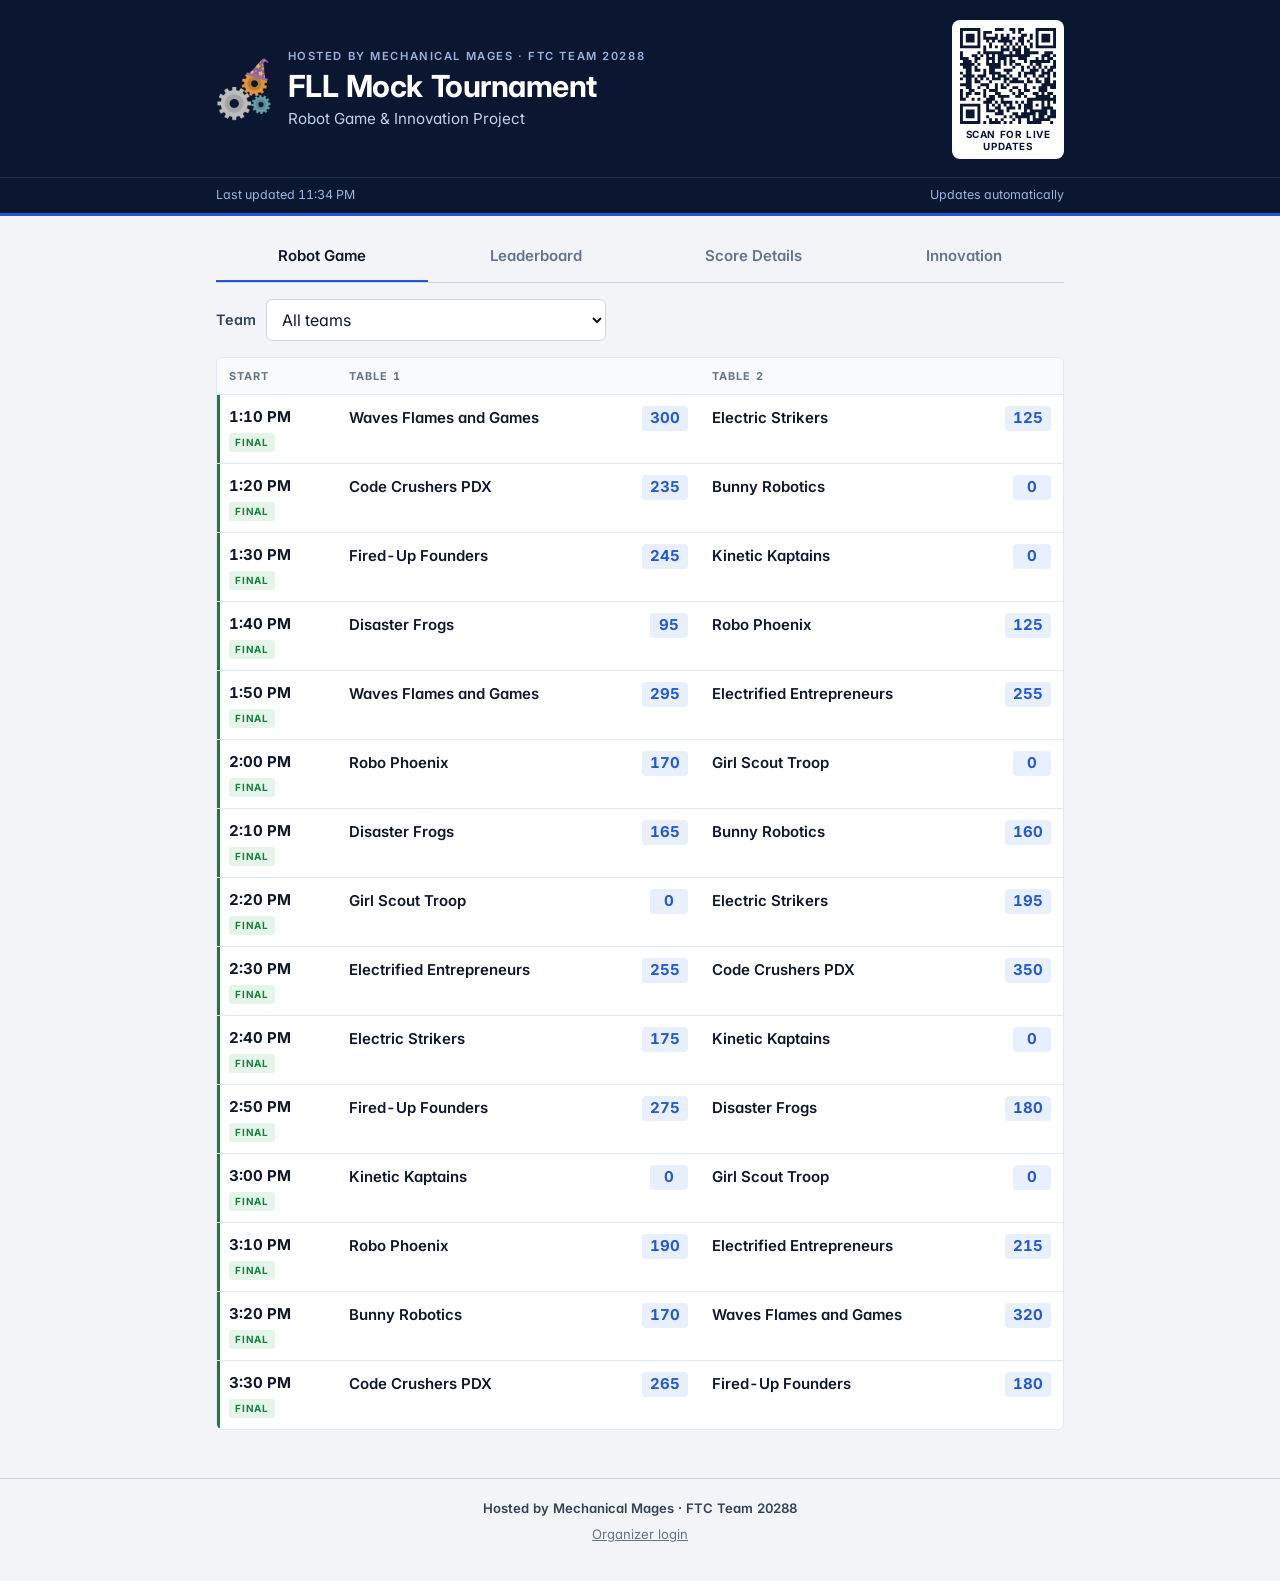
<file: index.html>
<!doctype html>
<html lang="en">
<head>
  <meta charset="utf-8">
  <meta name="viewport" content="width=device-width, initial-scale=1">
  <meta name="theme-color" content="#0b1730">
  <meta name="description" content="Live schedule, scores and leaderboard for the FLL Mock Tournament hosted by Mechanical Mages, FTC Team 20288.">
  <title>FLL Mock Tournament</title>
  <link rel="preconnect" href="https://fonts.googleapis.com">
  <link rel="preconnect" href="https://fonts.gstatic.com" crossorigin>
  <link rel="stylesheet" href="https://fonts.googleapis.com/css2?family=Inter:wght@400;500;600;700;800&display=swap">
  <link rel="stylesheet" href="css/style.css?v=202611221000">
</head>
<body>
  <header class="site-header">
    <div class="wrap brand">
      <img id="logo" src="img/logo.png" alt="Mechanical Mages logo" hidden onload="this.hidden=false" onerror="this.remove()">
      <div>
        <p class="eyebrow"><span>Hosted by Mechanical Mages</span><span class="dot"> &middot; </span><span>FTC Team 20288</span></p>
        <h1 id="title">FLL Mock Tournament</h1>
        <p class="sub" id="subtitle"></p>
      </div>
      <a class="qr" href="./" aria-label="Scan to open this page on your phone">
        <img src="img/qr.svg" alt="QR code linking to this page" width="96" height="96">
        <span>Scan for live updates</span>
      </a>
    </div>
    <div class="header-bar"><div class="wrap"><span id="updated">Loading&hellip;</span><span>Updates automatically</span></div></div>
  </header>

  <main class="wrap">
    <div id="banner"></div>

    <nav class="tabs" role="tablist" aria-label="Sections">
      <button class="tab" role="tab" data-tab="schedule">Robot Game</button>
      <button class="tab" role="tab" data-tab="leaderboard">Leaderboard</button>
      <button class="tab" role="tab" data-tab="scores">Score Details</button>
      <button class="tab" role="tab" data-tab="innovation">Innovation</button>
    </nav>

    <div class="picker">
      <label for="team-pick">Team</label>
      <select id="team-pick" aria-label="Choose your team"></select>
    </div>
    <div id="myteam"></div>

    <section id="view" aria-live="polite"></section>
  </main>

  <footer class="site-footer">
    <div class="host">Hosted by Mechanical Mages &middot; FTC Team 20288</div>
    <div style="margin-top:6px"><span class="counter" id="views">&ndash;</span> views &middot; <span class="counter" id="visitors">&ndash;</span> visitors</div>
    <div style="margin-top:6px"><a href="admin/">Organizer login</a></div>
  </footer>

  <script src="config.js?v=202611221000"></script>
  <script src="js/common.js?v=202611221000"></script>
  <script src="js/missions.js?v=202611221000"></script>
  <script src="js/viewer.js?v=202611221000"></script>
</body>
</html>
</file>
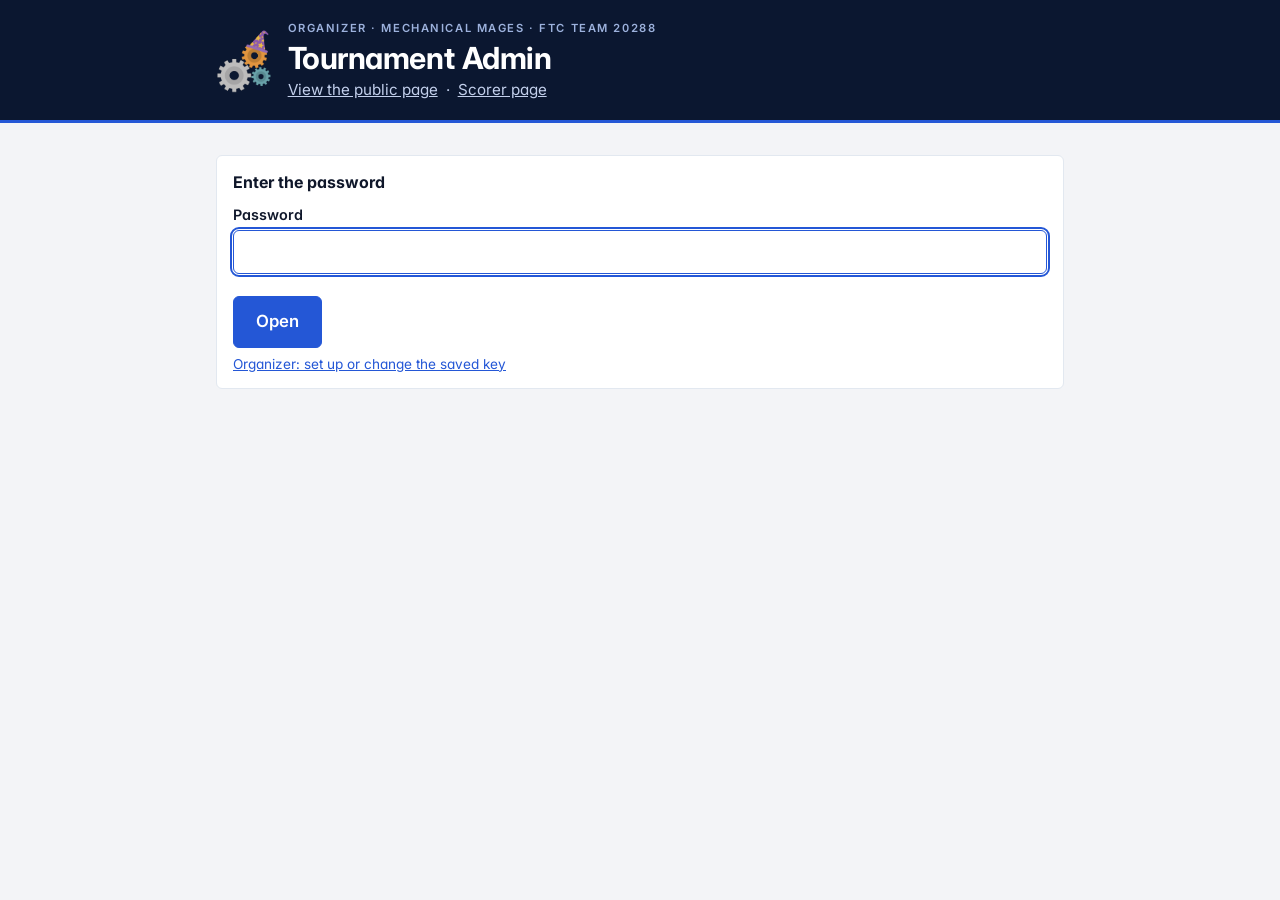
<file: admin/index.html>
<!doctype html>
<html lang="en">
<head>
  <meta charset="utf-8">
  <meta name="viewport" content="width=device-width, initial-scale=1">
  <meta name="robots" content="noindex">
  <meta name="theme-color" content="#14213d">
  <title>FLL Organizer</title>
  <link rel="preconnect" href="https://fonts.googleapis.com">
  <link rel="preconnect" href="https://fonts.gstatic.com" crossorigin>
  <link rel="stylesheet" href="https://fonts.googleapis.com/css2?family=Inter:wght@400;500;600;700;800&display=swap">
  <link rel="stylesheet" href="../css/style.css?v=202611220829">
</head>
<body>
  <header class="site-header">
    <div class="wrap brand">
      <img id="logo" src="../img/logo.png" alt="Mechanical Mages logo" hidden onload="this.hidden=false" onerror="this.remove()">
      <div>
        <p class="eyebrow"><span>Organizer &middot; Mechanical Mages</span><span class="dot"> &middot; </span><span>FTC Team 20288</span></p>
        <h1>Tournament Admin</h1>
        <p class="sub"><a href="../" style="color:#c3d0ec">View the public page</a> &nbsp;&middot;&nbsp; <a href="../score/" style="color:#c3d0ec">Scorer page</a></p>
      </div>
    </div>
  </header>

  <main class="wrap" id="app"><p class="empty">Loading…</p></main>

  <div id="bar" class="publish-bar" hidden>
    <div class="wrap">
      <div class="msg" id="bar-msg"></div>
      <button class="btn orange" id="publish">Publish changes</button>
    </div>
  </div>

  <script src="../config.js?v=202611220829"></script>
  <script src="../js/common.js?v=202611220829"></script>
  <script src="../js/github.js?v=202611220829"></script>
  <script src="../js/auth.js?v=202611220829"></script>
  <script src="../js/missions.js?v=202611220829"></script>
  <script src="../js/analysis.js?v=202611220829"></script>
  <script src="../js/ai.js?v=202611220829"></script>
  <script src="../js/reports.js?v=202611220829"></script>
  <script src="../js/admin.js?v=202611220829"></script>
</body>
</html>
</file>
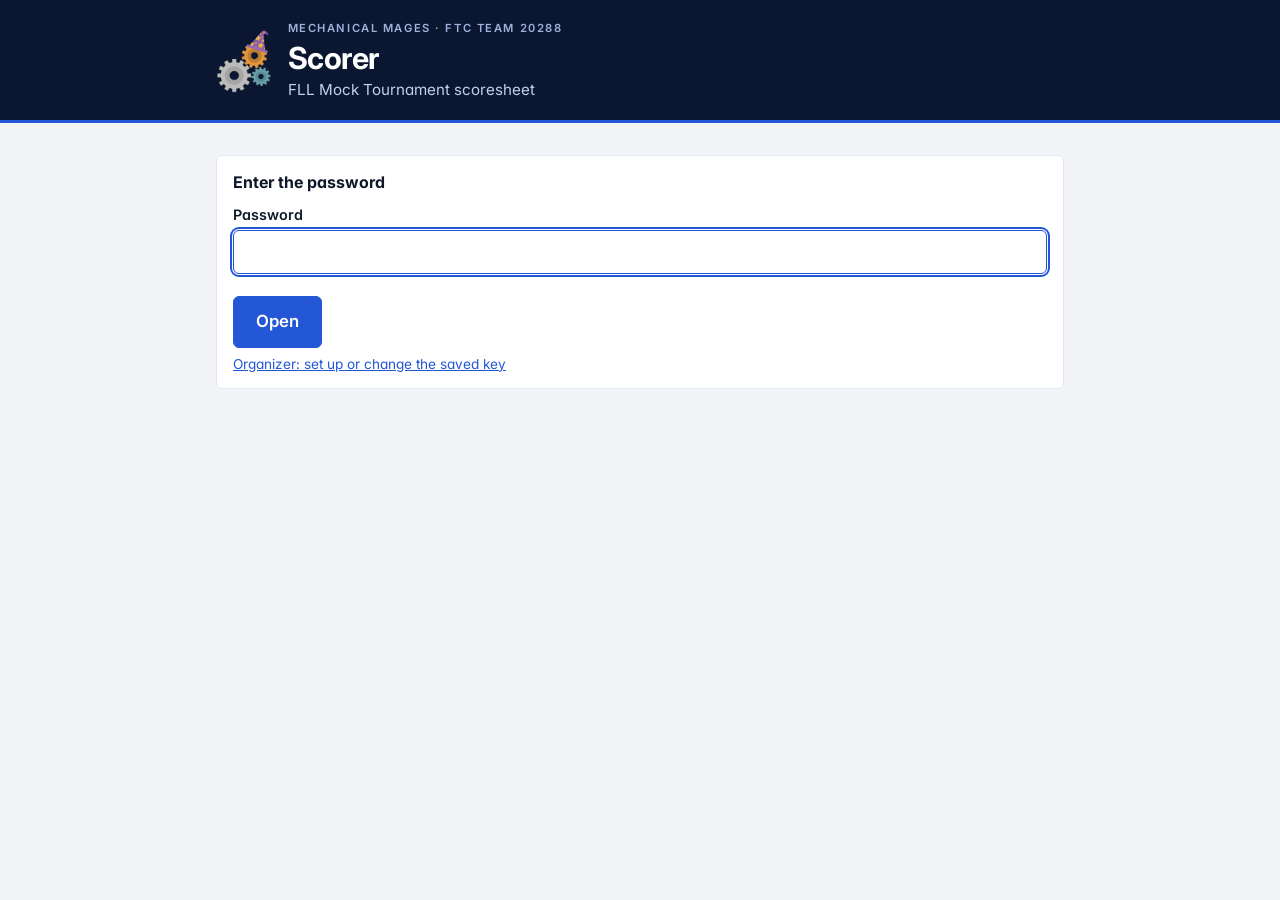
<file: score/index.html>
<!doctype html>
<html lang="en">
<head>
  <meta charset="utf-8">
  <meta name="viewport" content="width=device-width, initial-scale=1">
  <meta name="robots" content="noindex">
  <meta name="theme-color" content="#0b1730">
  <title>Scorer | FLL Mock Tournament</title>
  <link rel="preconnect" href="https://fonts.googleapis.com">
  <link rel="preconnect" href="https://fonts.gstatic.com" crossorigin>
  <link rel="stylesheet" href="https://fonts.googleapis.com/css2?family=Inter:wght@400;500;600;700;800&display=swap">
  <link rel="stylesheet" href="../css/style.css?v=202611220829">
</head>
<body>
  <header class="site-header">
    <div class="wrap brand">
      <img id="logo" src="../img/logo.png" alt="" hidden onload="this.hidden=false" onerror="this.remove()">
      <div>
        <p class="eyebrow"><span>Mechanical Mages</span><span class="dot"> &middot; </span><span>FTC Team 20288</span></p>
        <h1>Scorer</h1>
        <p class="sub" id="sub">FLL Mock Tournament scoresheet</p>
      </div>
    </div>
  </header>

  <main class="wrap" id="app"><p class="empty">Loading&hellip;</p></main>

  <div id="bar" class="sc-bar" hidden>
    <div class="wrap">
      <div class="sc-bar-total"><small id="bar-label">Score</small><b id="bar-total">0</b></div>
      <button class="btn big" id="bar-save">Save score</button>
    </div>
  </div>

  <script src="../config.js?v=202611220829"></script>
  <script src="../js/common.js?v=202611220829"></script>
  <script src="../js/github.js?v=202611220829"></script>
  <script src="../js/auth.js?v=202611220829"></script>
  <script src="../js/missions.js?v=202611220829"></script>
  <script src="../js/scorer.js?v=202611220829"></script>
</body>
</html>
</file>
<file: css/style.css>
/* Mechanical Mages – FLL Mock Tournament */
:root {
  --ink: #0f172a;
  --ink-2: #334155;
  --muted: #64748b;
  --line: #e2e8f0;
  --line-2: #cbd5e1;
  --bg: #f3f4f7;
  --surface: #ffffff;
  --navy: #0b1730;
  --accent: #2457d6;
  --accent-soft: #e8effd;
  --live: #b45309;
  --live-soft: #fff6df;
  --ok: #15803d;
  --ok-soft: #e6f5ea;
  --bad: #b91c1c;
  --bad-soft: #fdecec;
  --radius: 6px;
  --font: "Inter", system-ui, -apple-system, "Segoe UI", Roboto, Helvetica, Arial, sans-serif;
}

* { box-sizing: border-box; }
html { -webkit-text-size-adjust: 100%; }
body {
  margin: 0; background: var(--bg); color: var(--ink);
  font: 15px/1.5 var(--font); font-feature-settings: "tnum" 1, "cv11" 1;
  -webkit-font-smoothing: antialiased;
}
a { color: var(--accent); }
.wrap { max-width: 880px; margin: 0 auto; padding: 0 16px; }

/* ---------- Header ---------- */
.site-header { background: var(--navy); color: #fff; border-bottom: 3px solid var(--accent); }
.brand { display: flex; align-items: center; gap: 16px; padding: 20px 16px 18px; }
.brand img { height: 56px; width: auto; flex: 0 0 auto; display: block; }
.eyebrow { font-size: .7rem; letter-spacing: .14em; text-transform: uppercase; color: #9db2dd; font-weight: 600; margin: 0; }
.site-header h1 { margin: 3px 0 0; font-size: 1.55rem; line-height: 1.2; font-weight: 700; letter-spacing: -.015em; }
.site-header .sub { margin: 3px 0 0; color: #c3d0ec; font-size: .95rem; }
.header-bar { border-top: 1px solid rgba(255,255,255,.1); }
.header-bar .wrap { display: flex; justify-content: space-between; gap: 12px; padding-top: 8px; padding-bottom: 8px; font-size: .78rem; color: #9db2dd; }
.header-bar a { color: #c3d0ec; }

/* ---------- Layout ---------- */
main.wrap { padding-top: 16px; padding-bottom: 8px; }
.section-title { font-size: .72rem; letter-spacing: .12em; text-transform: uppercase; color: var(--muted); font-weight: 700; margin: 22px 0 8px; }
.muted { color: var(--muted); }
.small { font-size: .85rem; }
.empty { text-align: center; color: var(--muted); padding: 32px 8px; }

.banner {
  display: flex; gap: 12px; align-items: baseline;
  background: var(--live-soft); border: 1px solid #f1d9a0; border-left: 4px solid var(--live);
  border-radius: var(--radius); padding: 10px 14px; margin: 0 0 16px; white-space: pre-wrap;
}
.banner b { font-size: .7rem; letter-spacing: .12em; text-transform: uppercase; color: var(--live); flex: 0 0 auto; }

/* ---------- Tabs ---------- */
.tabs {
  display: flex; border-bottom: 1px solid var(--line-2); margin: 0 0 16px;
  position: sticky; top: 0; z-index: 5; background: var(--bg); overflow-x: auto; scrollbar-width: none;
}
.tabs::-webkit-scrollbar { display: none; }
.tab {
  flex: 1 1 auto; background: none; border: 0; border-bottom: 3px solid transparent; margin-bottom: -1px;
  padding: 13px 14px; font: inherit; font-weight: 600; color: var(--muted); cursor: pointer; white-space: nowrap; min-height: 46px;
}
.tab[aria-selected="true"] { color: var(--ink); border-bottom-color: var(--accent); }
.tab:hover { color: var(--ink); }

/* ---------- Surfaces ---------- */
.panel, .card {
  background: var(--surface); border: 1px solid var(--line); border-radius: var(--radius);
}
.panel { overflow: hidden; margin-bottom: 16px; }
.card { padding: 14px 16px; margin: 0 0 12px; }
.card h2, .card h3 { margin: 0 0 8px; font-size: 1rem; font-weight: 700; }

/* ---------- Team picker + summary ---------- */
.picker { display: flex; align-items: center; gap: 10px; margin: 0 0 16px; }
.picker label { font-weight: 600; color: var(--ink-2); flex: 0 0 auto; font-size: .9rem; }
.summary { border-left: 4px solid var(--accent); margin-bottom: 16px; }
.summary h3 { margin: 0 0 6px; font-size: 1.05rem; }
.summary dl { margin: 0; display: grid; grid-template-columns: auto 1fr; gap: 4px 16px; }
.summary dt { color: var(--muted); font-size: .85rem; }
.summary dd { margin: 0; font-weight: 600; }

/* ---------- Tables ---------- */
table { width: 100%; border-collapse: collapse; }
th {
  text-align: left; font-size: .68rem; letter-spacing: .1em; text-transform: uppercase; color: var(--muted);
  font-weight: 700; padding: 10px 12px; background: #f8fafc; border-bottom: 1px solid var(--line);
}
td { padding: 11px 12px; border-bottom: 1px solid var(--line); vertical-align: top; }
tbody tr:last-child td { border-bottom: 0; }

.sched { table-layout: fixed; }
.sched th:first-child, .sched td.c-time { width: 94px; }
.time { display: block; font-weight: 700; font-variant-numeric: tabular-nums; white-space: nowrap; }
.tag {
  display: inline-block; margin-top: 4px; font-size: .62rem; font-weight: 700; letter-spacing: .08em; text-transform: uppercase;
  padding: 2px 6px; border-radius: 3px; background: var(--line); color: var(--muted);
}
.tag.now { background: var(--live); color: #fff; }
.tag.next { background: var(--accent-soft); color: var(--accent); }
.tag.done { background: var(--ok-soft); color: var(--ok); }
.sched tr.status-now td { background: var(--live-soft); }
.sched tr.status-now td:first-child { box-shadow: inset 3px 0 0 var(--live); }
.sched tr.status-next td:first-child { box-shadow: inset 3px 0 0 var(--accent); }
.sched tr.status-done td:first-child { box-shadow: inset 3px 0 0 var(--ok); }
.sched td.mine { background: #fff9c9; }

.cell { display: flex; flex-direction: column; gap: 3px; align-items: flex-start; }
.cell .nm { font-weight: 600; overflow-wrap: break-word; line-height: 1.3; }
.cell .nm small { color: var(--muted); font-weight: 500; }
.cell.none .nm { color: var(--line-2); font-weight: 400; }
.sc {
  display: inline-block; min-width: 38px; text-align: center; font-weight: 700; font-variant-numeric: tabular-nums;
  background: var(--accent-soft); color: var(--accent); border-radius: 4px; padding: 1px 8px;
}
.sc.pend { background: none; color: var(--line-2); font-weight: 400; padding-left: 0; text-align: left; }

@media (min-width: 620px) {
  .cell { flex-direction: row; justify-content: space-between; align-items: baseline; gap: 12px; }
  .sched th:first-child, .sched td.c-time { width: 120px; }
}

/* Leaderboard */
.board th, .board td { text-align: center; }
.board th.team, .board td.team { text-align: left; }
.board td { vertical-align: middle; }
.board td.rank { width: 52px; font-weight: 700; font-size: 1rem; color: var(--ink-2); }
.board td.rank span { font-size: .72rem; color: var(--muted); font-weight: 600; margin-right: 1px; }
.board td.team { font-weight: 600; overflow-wrap: anywhere; }
.board td.team small { display: block; color: var(--muted); font-weight: 500; font-size: .78rem; }
.board td.best { font-weight: 800; font-size: 1.05rem; color: var(--accent); background: #f8faff; width: 70px; }
.board tr.r1 td.rank, .board tr.r2 td.rank, .board tr.r3 td.rank { box-shadow: inset 3px 0 0 var(--accent); color: var(--ink); }
.board tr.mine td { background: #fff9c9; }
.board .dash { color: var(--line-2); }
.board td.used { color: var(--ink); }
.board td.dropped { color: var(--muted); }
.rules { margin: 4px 2px 20px; color: var(--muted); font-size: .84rem; }
.rules b { color: var(--ink-2); }

/* Innovation table */
.simple td.t { width: 110px; font-weight: 700; white-space: nowrap; font-variant-numeric: tabular-nums; }
.simple tr.mine td { background: #fff9c9; }

/* ---------- Footer ---------- */
.site-footer { border-top: 1px solid var(--line-2); margin-top: 24px; padding: 20px 16px 36px; text-align: center; color: var(--muted); font-size: .82rem; }
.site-footer .host { color: var(--ink-2); font-weight: 600; }
.site-footer a { color: var(--muted); }
.counter { font-weight: 700; color: var(--ink-2); }

/* ---------- Forms & buttons (admin) ---------- */
button { font: inherit; }
select, input[type="text"], input[type="time"], input[type="number"], input[type="password"], textarea {
  font: inherit; font-size: 16px; color: var(--ink); background: #fff; border: 1px solid var(--line-2); border-radius: var(--radius);
  padding: 9px 11px; min-height: 42px; width: 100%; min-width: 0;
}
select:focus, input:focus, textarea:focus, button:focus-visible, .tab:focus-visible {
  outline: 2px solid var(--accent); outline-offset: 1px; border-color: var(--accent);
}
.picker select { max-width: 340px; }
.btn {
  border: 1px solid var(--accent); border-radius: var(--radius); padding: 9px 16px; min-height: 42px; font-weight: 600;
  cursor: pointer; background: var(--accent); color: #fff; white-space: nowrap;
}
.btn:hover { filter: brightness(1.06); }
.btn:disabled { opacity: .5; cursor: default; }
.btn.secondary { background: #fff; color: var(--accent); }
.btn.orange { background: #fff; color: var(--navy); border-color: #fff; }
.btn.danger { background: #fff; color: var(--bad); border-color: #e5b4b4; }
.btn.small { min-height: 34px; padding: 5px 12px; font-size: .84rem; }
.field { display: block; margin: 0 0 12px; }
.field > span { display: block; font-weight: 600; margin-bottom: 4px; font-size: .9rem; }
.row { display: flex; gap: 8px; align-items: center; }
.row > * { flex: 1 1 0; }
.row > .fixed { flex: 0 0 auto; }
.stack > * + * { margin-top: 10px; }
.check { display: flex; align-items: center; gap: 8px; font-weight: 500; min-height: 42px; }
.check input { width: 20px; height: 20px; }

.match { border-left: 4px solid var(--line-2); }
.match.status-done { border-left-color: var(--ok); }
.match.status-now { border-left-color: var(--live); background: var(--live-soft); }
.match.status-next { border-left-color: var(--accent); }
.match-head { display: flex; align-items: center; justify-content: space-between; gap: 8px; margin-bottom: 6px; }
.match-time { font-weight: 700; font-size: 1.05rem; }
.table-tag {
  flex: 0 0 auto; background: #eef1f6; color: var(--ink-2); font-weight: 600; font-size: .72rem; letter-spacing: .03em;
  border-radius: 3px; padding: 3px 8px; min-width: 64px; text-align: center;
}
.pill {
  display: inline-block; font-size: .64rem; font-weight: 700; padding: 2px 7px; border-radius: 3px; letter-spacing: .08em;
  text-transform: uppercase; background: var(--line); color: var(--muted);
}
.pill:empty { display: none; }
.pill.done { background: var(--ok-soft); color: var(--ok); }
.pill.now { background: var(--live); color: #fff; }
.pill.next { background: var(--accent-soft); color: var(--accent); }

.slot-edit { display: flex; align-items: center; gap: 10px; padding: 6px 0; }
.slot-edit .team { flex: 1 1 auto; min-width: 0; font-weight: 600; overflow-wrap: anywhere; }
.score-input { width: 96px; flex: 0 0 96px !important; text-align: center; font-size: 1.25rem !important; font-weight: 700; }

.notice { border-radius: var(--radius); padding: 10px 14px; margin: 0 0 12px; background: var(--accent-soft); border: 1px solid #c7d7f7; }
.notice.warn { background: var(--live-soft); border-color: #f1d9a0; }
.notice.error { background: var(--bad-soft); border-color: #efb9b9; color: #7f1d1d; }
.notice.ok { background: var(--ok-soft); border-color: #b5deb8; }
.notice ul { margin: 6px 0 0; padding-left: 20px; }

ol.steps { padding-left: 22px; }
ol.steps li { margin-bottom: 8px; }
code { background: #eef1f6; padding: 1px 6px; border-radius: 4px; font-size: .9em; }
details summary { cursor: pointer; }

.stats { display: flex; gap: 10px; }
.stat { flex: 1; background: #f8fafc; border: 1px solid var(--line); border-radius: var(--radius); padding: 12px; text-align: center; color: var(--muted); font-size: .8rem; }
.stat b { display: block; font-size: 1.8rem; line-height: 1.15; color: var(--ink); }

.publish-bar {
  position: fixed; left: 0; right: 0; bottom: 0; z-index: 20; background: var(--navy); color: #fff;
  padding: 10px 16px calc(10px + env(safe-area-inset-bottom)); box-shadow: 0 -4px 16px rgba(0,0,0,.2);
}
.publish-bar .wrap { display: flex; align-items: center; gap: 12px; padding: 0; }
.publish-bar .msg { flex: 1; font-weight: 600; }
.has-bar { padding-bottom: 90px; }

@media (min-width: 620px) {
  .site-header h1 { font-size: 1.9rem; }
  .brand img { height: 64px; }
}

/* ---------- Phones ---------- */
.board .short { display: none; }
@media (max-width: 619px) {
  .brand { gap: 12px; }
  .brand img { height: 48px; }
  .eyebrow span { display: block; }
  .eyebrow .dot { display: none; }
  .site-header h1 { font-size: 1.4rem; }
  .tab { padding: 13px 8px; font-size: .92rem; }
  .sched th:first-child, .sched td.c-time { width: 104px; }
  .tag { white-space: nowrap; }
  .board th, .board td { padding: 10px 5px; }
  .board th:first-child, .board td:first-child { padding-left: 10px; }
  .board .long { display: none; }
  .board .short { display: inline; }
  .board td.rank { width: 42px; }
  .board td.best { width: 56px; }
  .board td.team { min-width: 120px; }
  .board td.team small { display: none; }
}
@media (max-width: 360px) {
  .tab { padding: 13px 5px; font-size: .86rem; }
  .board td.team { min-width: 84px; font-size: .88rem; }
  .board th, .board td { padding: 9px 3px; }
  .board td.best { width: 46px; }
  .board td.rank { width: 36px; }
}

@media (max-width: 619px) {
  .sched td, .sched th { padding-left: 8px; padding-right: 8px; }
  .sched th:first-child, .sched td.c-time { width: 98px; padding-left: 12px; }
  .cell .nm { font-size: .92rem; }
}

/* ---------- QR code in the header ---------- */
.qr { margin-left: auto; flex: 0 0 auto; background: #fff; border-radius: 8px; padding: 8px 8px 6px; text-align: center; text-decoration: none; color: var(--navy); }
.qr img { display: block; width: 96px; height: 96px; }
.qr span { display: block; margin-top: 4px; font-size: .62rem; font-weight: 700; letter-spacing: .06em; text-transform: uppercase; max-width: 96px; line-height: 1.25; }
@media (max-width: 619px) { .qr { display: none; } }

/* ---------- Scorer page ---------- */
.btn.big { min-height: 52px; font-size: 1.05rem; padding: 12px 22px; }
.sc-progress { margin: 0 0 12px; color: var(--ink-2); }
.sc-controls { display: grid; gap: 10px; margin-bottom: 14px; }
.seg { display: flex; flex-wrap: wrap; align-items: center; gap: 6px; }
.seg-label { font-size: .72rem; font-weight: 700; letter-spacing: .08em; text-transform: uppercase; color: var(--muted); width: 100%; }
.seg button { flex: 1 1 auto; min-height: 46px; padding: 8px 12px; border: 1px solid var(--line-2); background: #fff; border-radius: var(--radius); font-weight: 600; color: var(--ink-2); cursor: pointer; }
.seg button[aria-pressed="true"] { background: var(--navy); border-color: var(--navy); color: #fff; }

.sc-match { padding: 10px 12px 6px; }
.sc-row { display: flex; align-items: center; gap: 10px; width: 100%; min-height: 58px; padding: 8px 0; background: none; border: 0; border-top: 1px solid var(--line); text-align: left; cursor: pointer; color: var(--ink); }
.sc-row.none { cursor: default; min-height: 44px; }
.sc-row .sc-team { flex: 1; font-weight: 700; font-size: 1.05rem; overflow-wrap: anywhere; }
.sc-score { flex: 0 0 auto; min-width: 74px; text-align: center; padding: 9px 12px; border-radius: var(--radius); border: 2px solid var(--accent); color: var(--accent); font-weight: 700; }
.sc-score.done { background: var(--ok-soft); border-color: #b5deb8; color: var(--ok); font-size: 1.2rem; font-weight: 800; }
.sc-row:hover .sc-score:not(.done) { background: var(--accent-soft); }

.sc-top { position: sticky; top: 0; z-index: 6; display: flex; align-items: center; gap: 12px; background: var(--bg); padding: 10px 0; border-bottom: 1px solid var(--line-2); margin-bottom: 12px; }
.sc-who { display: flex; flex-direction: column; line-height: 1.25; min-width: 0; }
.sc-who b { font-size: 1.15rem; overflow-wrap: anywhere; }
.sc-who span { color: var(--muted); font-size: .85rem; }
.sc-note-top { margin: 0 0 12px; color: var(--ink-2); }

.sc-mission { padding: 12px 14px; }
.sc-mission h3 { display: flex; justify-content: space-between; align-items: center; gap: 8px; margin: 0 0 8px; font-size: 1rem; }
.sc-mission h3 em { font-style: normal; min-width: 40px; text-align: center; padding: 2px 10px; border-radius: 999px; background: var(--line); color: var(--muted); font-weight: 700; }
.sc-mission h3 em.has { background: var(--accent-soft); color: var(--accent); }
.sc-hint { margin: -2px 0 8px; font-size: .8rem; color: var(--muted); }

.sc-toggle { display: flex; align-items: center; gap: 12px; width: 100%; min-height: 54px; padding: 8px 12px; margin: 6px 0 0; background: #fff; border: 2px solid var(--line-2); border-radius: var(--radius); text-align: left; cursor: pointer; color: var(--ink); }
.sc-toggle:first-of-type { margin-top: 0; }
.sc-toggle .sc-box { flex: 0 0 auto; width: 28px; height: 28px; border: 2px solid var(--line-2); border-radius: 6px; display: grid; place-items: center; font-weight: 800; color: #fff; background: #fff; }
.sc-toggle .sc-lbl { flex: 1; font-weight: 600; line-height: 1.3; }
.sc-toggle .sc-pts { flex: 0 0 auto; font-weight: 700; color: var(--muted); }
.sc-toggle.on { background: var(--accent-soft); border-color: var(--accent); }
.sc-toggle.on .sc-box { background: var(--accent); border-color: var(--accent); }
.sc-toggle.on .sc-pts { color: var(--accent); }
.sc-toggle:disabled { opacity: .4; cursor: not-allowed; }

.sc-count { display: flex; align-items: center; justify-content: space-between; gap: 10px; margin-top: 6px; padding: 6px 4px 6px 12px; border: 2px solid var(--line-2); border-radius: var(--radius); background: #fff; }
.sc-count.off { opacity: .4; }
.sc-count .sc-lbl { flex: 1; font-weight: 600; line-height: 1.3; }
.sc-count .sc-lbl small { display: block; color: var(--muted); font-weight: 500; font-size: .78rem; }
.sc-step { display: flex; align-items: center; gap: 4px; flex: 0 0 auto; }
.sc-step b { min-width: 34px; text-align: center; font-size: 1.4rem; }
.sc-step button { width: 50px; height: 50px; font-size: 1.6rem; font-weight: 700; border: 2px solid var(--accent); color: var(--accent); background: #fff; border-radius: var(--radius); cursor: pointer; }
.sc-step button:disabled { opacity: .35; cursor: not-allowed; }

.sc-choice { margin-top: 6px; }
.sc-choice .sc-lbl { display: block; font-weight: 600; margin-bottom: 6px; }
.sc-opts { display: flex; gap: 6px; flex-wrap: wrap; }
.sc-opts button { flex: 1 1 auto; min-height: 50px; padding: 6px 10px; border: 2px solid var(--line-2); background: #fff; border-radius: var(--radius); font-weight: 600; cursor: pointer; color: var(--ink); }
.sc-opts button small, .sc-tokens button small { display: block; font-weight: 600; color: var(--muted); }
.sc-opts button.on, .sc-tokens button.on { background: var(--accent-soft); border-color: var(--accent); color: var(--accent); }
.sc-opts button.on small, .sc-tokens button.on small { color: var(--accent); }
.sc-tokens { display: grid; grid-template-columns: repeat(7, 1fr); gap: 6px; }
.sc-tokens button { min-height: 62px; padding: 4px 0; border: 2px solid var(--line-2); background: #fff; border-radius: var(--radius); font-size: 1.3rem; font-weight: 800; cursor: pointer; color: var(--ink); }
.sc-tokens button small { font-size: .7rem; }

.sc-manual.on { border-color: var(--live); background: var(--live-soft); }
.sc-manual .sc-toggle.on { background: #fff; border-color: var(--live); }
.sc-manual .sc-toggle.on .sc-box { background: var(--live); border-color: var(--live); }

.sc-bar { position: fixed; left: 0; right: 0; bottom: 0; z-index: 20; background: var(--navy); color: #fff; padding: 10px 16px calc(10px + env(safe-area-inset-bottom)); box-shadow: 0 -4px 16px rgba(0,0,0,.25); }
.sc-bar .wrap { display: flex; align-items: center; gap: 16px; padding: 0; }
.sc-bar-total { flex: 1; display: flex; flex-direction: column; line-height: 1.1; }
.sc-bar-total small { color: #9db2dd; font-size: .72rem; text-transform: uppercase; letter-spacing: .08em; font-weight: 700; }
.sc-bar-total b { font-size: 2.2rem; font-weight: 800; }
.sc-bar .btn { background: #fff; color: var(--navy); border-color: #fff; min-width: 150px; }
.sc-bar .btn:disabled { opacity: .5; }
@media (max-width: 380px) { .sc-tokens button { font-size: 1.1rem; } }

/* manual override: the mission cards are ignored, so dim them */
.manual-on .sc-mission:not(.sc-manual) { opacity: .4; pointer-events: none; }

/* mission pictures + small descriptions */
.sc-body { display: block; }
.sc-pic { display: block; width: 100%; padding: 0; margin: 0 0 10px; border: 0; background: #def0b0; border-radius: var(--radius); overflow: hidden; cursor: zoom-in; }
.sc-pic img { display: block; width: 100%; max-height: 200px; object-fit: contain; }
.sc-desc { display: block; margin-top: 3px; font-size: .78rem; font-weight: 400; line-height: 1.35; color: var(--muted); }
.sc-toggle.on .sc-desc { color: var(--ink-2); }
.sc-each { display: block; color: var(--muted); font-weight: 600; font-size: .78rem; }
.sc-toggle.zero.on { background: var(--bad-soft); border-color: var(--bad); }
.sc-toggle.zero.on .sc-box { background: var(--bad); border-color: var(--bad); }
.sc-toggle.zero.on .sc-pts { color: var(--bad); }
.sc-lightbox { position: fixed; inset: 0; z-index: 50; background: rgba(8,12,24,.88); display: grid; place-items: center; padding: 16px; cursor: zoom-out; }
.sc-lightbox div { max-width: 760px; width: 100%; text-align: center; }
.sc-lightbox img { width: 100%; max-height: 78vh; object-fit: contain; border-radius: var(--radius); background: #def0b0; }
.sc-lightbox p { color: #fff; margin: 10px 0 0; font-weight: 600; }
@media (min-width: 700px) {
  .sc-body { display: grid; grid-template-columns: 38% 1fr; gap: 16px; align-items: start; }
  .sc-pic { margin: 0; position: sticky; top: 90px; }
  .sc-pic img { max-height: 260px; }
}

/* ---------- Team reports ---------- */
.report { background: #fff; border: 1px solid var(--line); border-radius: var(--radius); padding: 16px; margin: 0 0 16px; }
.report header { display: flex; justify-content: space-between; align-items: baseline; gap: 8px; flex-wrap: wrap; border-bottom: 1px solid var(--line); padding-bottom: 8px; margin-bottom: 12px; }
.report h3 { margin: 0; font-size: 1.25rem; }
.report h4 { margin: 18px 0 8px; font-size: .74rem; letter-spacing: .1em; text-transform: uppercase; color: var(--muted); }
.ai-text h4 { font-size: 1rem; letter-spacing: 0; text-transform: none; color: var(--ink); margin: 16px 0 6px; }
.ai-text p, .ai-text li { margin: 4px 0; }
.ai-text ul, .rep-list { padding-left: 20px; margin: 4px 0; }
.rep-list li { margin: 6px 0; }
.ai-tag { background: var(--accent-soft); color: var(--accent); border-radius: 3px; padding: 1px 6px; font-size: .65rem; letter-spacing: .08em; }
.rep-stats { display: grid; grid-template-columns: repeat(4, 1fr); gap: 8px; margin-bottom: 12px; }
.rep-stats > div { background: #f8fafc; border: 1px solid var(--line); border-radius: var(--radius); padding: 10px 8px; text-align: center; }
.rep-stats b { display: block; font-size: 1.5rem; line-height: 1.15; }
.rep-stats span { font-size: .72rem; color: var(--muted); text-transform: uppercase; letter-spacing: .05em; }
.rep-stats .good b { color: var(--ok); } .rep-stats .bad b { color: var(--bad); }
.rep-runs { display: flex; flex-wrap: wrap; gap: 6px 22px; margin: 0 0 8px; }
.rep-grid th, .rep-grid td { text-align: center; padding: 6px 8px; font-size: .88rem; }
.rep-grid .g-name { text-align: left; font-weight: 600; }
.rep-grid .g-max { color: var(--muted); }
.g-full { background: var(--ok-soft); color: var(--ok); font-weight: 700; }
.g-part { background: #fff6df; color: var(--live); font-weight: 700; }
.g-zero { background: var(--bad-soft); color: var(--bad); }
.g-na { color: var(--line-2); }
.pill-pts { background: var(--live-soft); color: var(--live); border-radius: 3px; padding: 1px 7px; font-size: .78rem; font-weight: 700; }
#print-area { display: none; }
@media print {
  body.printing > *:not(#print-area) { display: none !important; }
  body.printing #print-area { display: block; background: #fff; }
  body.printing .report { border: 0; padding: 0; margin: 0; page-break-after: always; break-after: page; }
  body { background: #fff; }
}

.ai-headline { font-size: 1.05rem; font-weight: 700; margin: 4px 0 6px; }
.ai-text h5 { margin: 16px 0 6px; font-size: .95rem; }
.ai-opp { border-left: 3px solid var(--accent); background: #f8faff; border-radius: 0 var(--radius) var(--radius) 0; padding: 8px 12px; margin: 8px 0; }
.ai-opp p { margin: 4px 0; }
.coach-note { background: var(--live-soft); border: 1px solid #f1d9a0; border-radius: var(--radius); padding: 8px 12px; margin-top: 14px; }

/* Public score breakdown */
.run { margin-bottom: 10px; }
.run summary { display: flex; align-items: center; justify-content: space-between; gap: 12px; padding: 12px 14px; list-style: none; }
.run summary::-webkit-details-marker { display: none; }
.run .who { font-weight: 700; overflow-wrap: anywhere; }
.run .who small { display: block; color: var(--muted); font-weight: 500; font-size: .8rem; }
.run .tot { font-size: 1.3rem; font-weight: 800; color: var(--accent); flex: 0 0 auto; }
.run summary::after { content: "\25BE"; color: var(--muted); margin-left: 4px; }
.run[open] summary::after { content: "\25B4"; }
.run-body { padding: 4px 14px 14px; border-top: 1px solid var(--line); }
.bd { width: 100%; border-collapse: collapse; font-size: .92rem; }
.bd td { padding: 5px 0; }
.bd td.p { text-align: right; font-weight: 700; font-variant-numeric: tabular-nums; white-space: nowrap; padding-left: 12px; }
.bd tr.mis td { font-weight: 600; border-top: 1px solid var(--line); }
.bd tr.sub td { color: var(--ink-2); padding: 1px 0 4px 14px; font-size: .86rem; }
.bd tr.sub td.p { font-weight: 600; padding-right: 0; }
.bd tfoot td { border-top: 2px solid var(--ink); font-weight: 800; padding-top: 8px; font-size: 1rem; }
</file>
